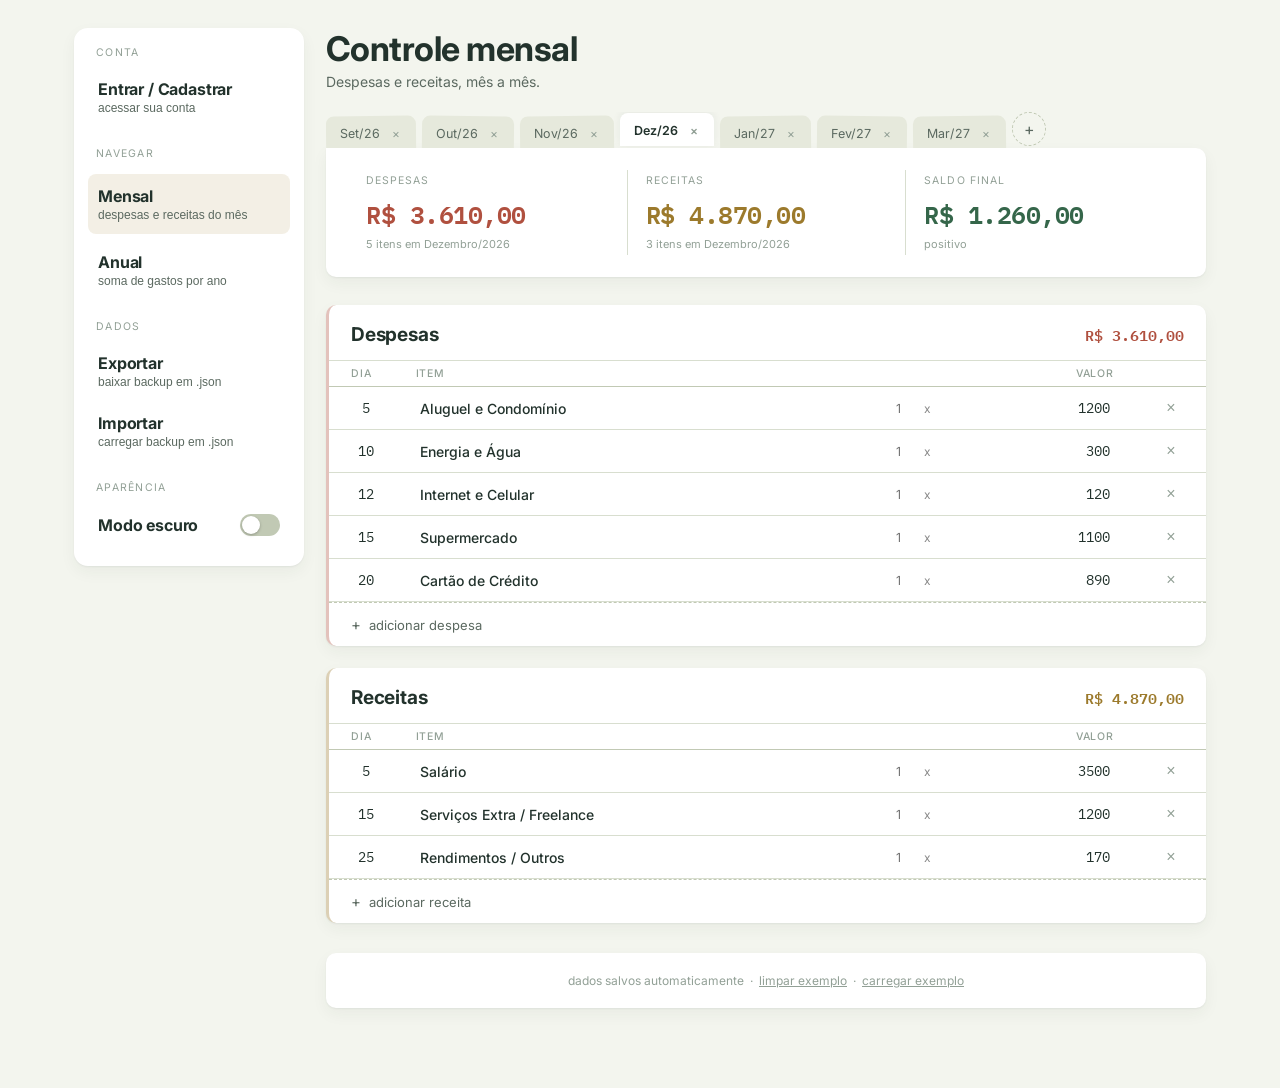
<file: index.html>
<head>
  <meta charset="UTF-8">
  <meta name="viewport" content="width=device-width, initial-scale=1.0">
  <title>Saldo Simples</title>
  <link rel="preconnect" href="https://fonts.googleapis.com">
  <link href="https://fonts.googleapis.com/css2?family=Fraunces:opsz,wght@9..144,400;9..144,500;9..144,600;9..144,700&family=Inter:wght@400;500;600;700&family=IBM+Plex+Mono:wght@400;500;600&display=swap" rel="stylesheet">
  <link rel="manifest" href="/manifest.json">
  <link rel="icon" type="image/x-icon" href="/assets/favicon.ico">
  <!-- Forçar modo web app no iOS/Safari -->
  <meta name="apple-mobile-web-app-capable" content="yes">
  <meta name="apple-mobile-web-app-status-bar-style" content="black-translucent">
  
  <!-- Tag ÚNICA de cor da barra do navegador -->
  <meta name="theme-color" id="themeColorMeta" content="#f8fafc">

  <link rel="stylesheet" href="assets/css/style.css">
  
  <script>
    // Aplica o tema salvo E a cor do navegador antes de renderizar a página
    (function(){
      try {
        var saved = localStorage.getItem('saldo_theme');
        var isDark = saved ? saved === 'dark' : (window.matchMedia && window.matchMedia('(prefers-color-scheme: dark)').matches);
        var theme = isDark ? 'dark' : 'light';
        var color = isDark ? '#1a2421' : '#f8fafc';
        
        document.documentElement.setAttribute('data-theme', theme);
        
        var meta = document.getElementById('themeColorMeta');
        if (meta) meta.setAttribute('content', color);
      } catch(e){}
    })();
  </script>
</head>
<body>
  <div class="app-shell">
    <!-- Templates compartilhados: os blocos "Conta", "Dados" e "Aparência" são
         idênticos no menu lateral (desktop) e no menu suspenso (mobile), então
         ficam definidos uma única vez aqui e são clonados via JS (ver app.js). -->
    <template id="tplNavConta">
      <p class="nav-eyebrow">Conta</p>
      <button class="nav-link view-trigger auth-entry-btn" data-view="auth">
        <span class="nav-link-title">Entrar / Cadastrar</span>
        <span class="nav-link-sub">acessar sua conta</span>
      </button>
      <div class="nav-link account-logged-btn" style="display:none;">
        <div class="account-logged-info">
          <span class="nav-link-title account-logged-name">Usuário</span>
          <span class="nav-link-sub">conectado</span>
        </div>
        <button type="button" class="account-logout-btn" title="Sair da conta">
          <svg viewBox="0 0 24 24" fill="none" stroke="currentColor" stroke-width="1.8" stroke-linecap="round" stroke-linejoin="round"><path d="M9 21H5a2 2 0 0 1-2-2V5a2 2 0 0 1 2-2h4"></path><polyline points="16 17 21 12 16 7"></polyline><line x1="21" y1="12" x2="9" y2="12"></line></svg>
        </button>
      </div>
    </template>
    <template id="tplNavDados">
      <p class="nav-eyebrow" style="margin-top:14px;">Dados</p>
      <button class="nav-link action-export">
        <span class="nav-link-title">Exportar</span>
        <span class="nav-link-sub">baixar backup em .json</span>
      </button>
      <button class="nav-link action-import">
        <span class="nav-link-title">Importar</span>
        <span class="nav-link-sub">carregar backup em .json</span>
      </button>
    </template>
    <template id="tplNavAparencia">
      <p class="nav-eyebrow" style="margin-top:14px;">Aparência</p>
      <button type="button" class="nav-link theme-toggle-btn" aria-pressed="false">
        <span class="nav-link-title theme-toggle-label">Modo escuro</span>
        <span class="theme-toggle-track"><span class="theme-toggle-thumb"></span></span>
      </button>
    </template>

    <aside class="side-nav" id="sideNav">
      <!-- CONTA / LOGIN NO TOPO -->
      <div class="nav-slot" data-tpl="tplNavConta"></div>

      <!-- VISUALIZAÇÃO E DEMAIS ÍCONES EM BAIXO -->
      <p class="nav-eyebrow" style="margin-top:14px;">Navegar</p>
      <button class="nav-link view-trigger active" data-view="mensal">
        <span class="nav-link-title">Mensal</span>
        <span class="nav-link-sub">despesas e receitas do mês</span>
      </button>
      <button class="nav-link view-trigger" data-view="anual">
        <span class="nav-link-title">Anual</span>
        <span class="nav-link-sub">soma de gastos por ano</span>
      </button>

      <div class="nav-slot" data-tpl="tplNavDados"></div>
      <div class="nav-slot" data-tpl="tplNavAparencia"></div>
    </aside>
    
    <div class="wrap" id="app">
      <header class="top-bar">
        <div class="top-bar-title">
          <h1 id="pageTitle">Controle mensal</h1>
          <p class="sub" id="pageSub">Despesas e receitas, mês a mês.</p>
        </div>
      </header>

      <div id="viewMensal">
        <div class="tabs-row" id="tabsRow"></div>

        <div class="panel">
          <div class="stat despesas">
            <p class="stat-label">Despesas</p>
            <p class="stat-value" id="statDespesas">R$ 0,00</p>
            <p class="stat-sub" id="statDespesasCount">0 itens</p>
          </div>
          <div class="stat receitas">
            <p class="stat-label">Receitas</p>
            <p class="stat-value" id="statReceitas">R$ 0,00</p>
            <p class="stat-sub" id="statReceitasCount">0 itens</p>
          </div>
          <div class="stat saldo">
            <p class="stat-label">Saldo final</p>
            <p class="stat-value" id="statSaldo">R$ 0,00</p>
            <p class="stat-sub" id="statSaldoSub">&nbsp;</p>
          </div>
        </div>

        <section class="book expenses">
          <div class="book-head">
            <h2 class="book-title">Despesas</h2>
            <span class="book-total" id="expTotalHead">R$ 0,00</span>
          </div>
          <table>
            <thead>
              <tr>
                <th class="col-day">Dia</th>
                <th>Item</th>
                <th class="col-value">Valor</th>
                <th class="col-action"></th>
              </tr>
            </thead>
            <tbody id="expensesBody"></tbody>
          </table>
          <button class="add-row-btn" id="addExpenseBtn"><span class="plus-sym">+</span> adicionar despesa</button>
        </section>

        <section class="book income">
          <div class="book-head">
            <h2 class="book-title">Receitas</h2>
            <span class="book-total" id="incTotalHead">R$ 0,00</span>
          </div>
          <table>
            <thead>
              <tr>
                <th class="col-day">Dia</th>
                <th>Item</th>
                <th class="col-value">Valor</th>
                <th class="col-action"></th>
              </tr>
            </thead>
            <tbody id="incomeBody"></tbody>
          </table>
          <button class="add-row-btn" id="addIncomeBtn"><span class="plus-sym">+</span> adicionar receita</button>
        </section>
      </div>

      <div id="viewAnual" style="display:none;">
        <div id="anualYears"></div>
        <div class="panel geral-panel">
          <div class="stat despesas">
            <p class="stat-label">Despesas (geral)</p>
            <p class="stat-value" id="geralDespesas">R$ 0,00</p>
            <p class="stat-sub">todos os anos</p>
          </div>
          <div class="stat receitas">
            <p class="stat-label">Receitas (geral)</p>
            <p class="stat-value" id="geralReceitas">R$ 0,00</p>
            <p class="stat-sub">todos os anos</p>
          </div>
          <div class="stat saldo">
            <p class="stat-label">Saldo geral</p>
            <p class="stat-value" id="geralSaldo">R$ 0,00</p>
            <p class="stat-sub" id="geralSaldoSub">&nbsp;</p>
          </div>
        </div>
      </div>

      <div id="viewAuth" style="display:none;">
  <div class="auth-card">
    <!-- TÍTULO E SUBTÍTULO DENTRO DO CARD BRANCO -->
    <div class="auth-card-header">
      <h2 class="auth-card-title">Acessar Conta</h2>
      <p class="auth-card-sub" id="authCardSub">Faça login ou cadastre-se para sincronizar seus dados.</p>
    </div>

    <div class="auth-tabs">
      <button class="auth-tab active" id="tabLogin">Entrar</button>
      <button class="auth-tab" id="tabRegister">Cadastrar</button>
    </div>

    <form id="formLogin" class="auth-form">
      <div class="form-group">
        <label for="loginEmail">E-mail</label>
        <input type="email" id="loginEmail" required placeholder="seu@email.com">
      </div>
      <div class="form-group">
        <label for="loginPassword">Senha</label>
        <input type="password" id="loginPassword" required placeholder="••••••••">
      </div>
      <button type="submit" class="auth-submit" id="loginSubmitBtn">
        <span class="btn-spinner" hidden></span><span class="btn-label">Entrar</span>
      </button>
    </form>

    <form id="formRegister" class="auth-form" style="display:none;">
      <div class="form-row">
        <div class="form-group">
          <label for="regFirstName">Nome</label>
          <input type="text" id="regFirstName" required placeholder="Seu nome">
        </div>
        <div class="form-group">
          <label for="regLastName">Sobrenome</label>
          <input type="text" id="regLastName" required placeholder="Seu sobrenome">
        </div>
      </div>
      <div class="form-group">
        <label for="regEmail">E-mail</label>
        <input type="email" id="regEmail" required placeholder="seu@email.com">
      </div>
      <div class="form-group">
        <label for="regPassword">Senha</label>
        <input type="password" id="regPassword" required placeholder="••••••••">
      </div>

    <div class="form-group-checkbox">
    <input type="checkbox" id="regTerms" required>
    <label for="regTerms">
      Li e aceito os <a href="/termos.html" target="_blank">Termos de Uso</a> e a <a href="/privacidade.html" target="_blank">Política de Privacidade</a>.
    </label>
     </div>

      <button type="submit" class="auth-submit" id="registerSubmitBtn">
        <span class="btn-spinner" hidden></span><span class="btn-label">Criar conta</span>
      </button>
    </form>
  </div>
</div>

<footer class="app-footer">
  <div class="footer-actions">
    <span>dados salvos automaticamente</span>
    <span class="dot">&middot;</span>
    <button id="clearBtn">limpar exemplo</button>
    <span class="dot">&middot;</span>
    <button id="resetBtn">carregar exemplo</button>
  </div>
  
</footer>

  <input type="file" id="importFile" accept="application/json" style="display:none">

  <!-- Rodapé de navegação para celular -->
  <nav class="mobile-tabbar" id="mobileTabbar">
    <button class="tabbar-btn view-trigger active" data-view="mensal">
      <svg viewBox="0 0 24 24" fill="none" stroke="currentColor" stroke-width="1.8" stroke-linecap="round" stroke-linejoin="round"><rect x="3.5" y="4.5" width="17" height="16" rx="2.5"></rect><line x1="3.5" y1="9.5" x2="20.5" y2="9.5"></line><line x1="8" y1="2.5" x2="8" y2="6.5"></line><line x1="16" y1="2.5" x2="16" y2="6.5"></line></svg>
      <span>Mensal</span>
    </button>
    <button class="tabbar-btn view-trigger" data-view="anual">
      <svg viewBox="0 0 24 24" fill="none" stroke="currentColor" stroke-width="1.8" stroke-linecap="round" stroke-linejoin="round"><line x1="5" y1="20" x2="5" y2="12"></line><line x1="12" y1="20" x2="12" y2="6"></line><line x1="19" y1="20" x2="19" y2="15"></line><line x1="3" y1="20.5" x2="21" y2="20.5"></line></svg>
      <span>Anual</span>
    </button>
    <button class="tabbar-btn tabbar-conta" id="contaTabBtn">
      <svg viewBox="0 0 24 24" fill="none" stroke="currentColor" stroke-width="1.8" stroke-linecap="round" stroke-linejoin="round"><circle cx="12" cy="8" r="3.6"></circle><path d="M4.5 20c1.4-3.6 4.4-5.6 7.5-5.6s6.1 2 7.5 5.6"></path></svg>
      <span>Conta</span>
    </button>
  </nav>

  <!-- Menu suspenso (bottom sheet) do botão Conta no celular -->
  <div class="sheet-overlay" id="sheetOverlay">
    <div class="bottom-sheet" id="bottomSheet">
      <span class="sheet-handle"></span>
      <div class="nav-slot" data-tpl="tplNavConta"></div>
      <div class="nav-slot" data-tpl="tplNavDados"></div>
      <div class="nav-slot" data-tpl="tplNavAparencia"></div>
    </div>
  </div>

  <div class="save-flag" id="saveFlag">salvo</div>

  <!-- Modal customizado -->
  <div class="modal-overlay" id="modalOverlay">
    <div class="modal-card" role="dialog" aria-modal="true">
      <h3 class="modal-title" id="modalTitle"></h3>
      <p class="modal-message" id="modalMessage"></p>
      <div class="modal-actions" id="modalActions"></div>
    </div>
  </div>

  <!-- Notificações não bloqueantes -->
  <div class="toast-stack" id="toastStack"></div>

  <script>
    if ('serviceWorker' in navigator) {
      window.addEventListener('load', () => {
        navigator.serviceWorker.register('/sw.js')
          .catch(err => console.log('Erro ao registrar Service Worker:', err));
      });
    }
  </script>

  <script src="assets/js/app.js"></script>
  
</body>
</html>
</file>
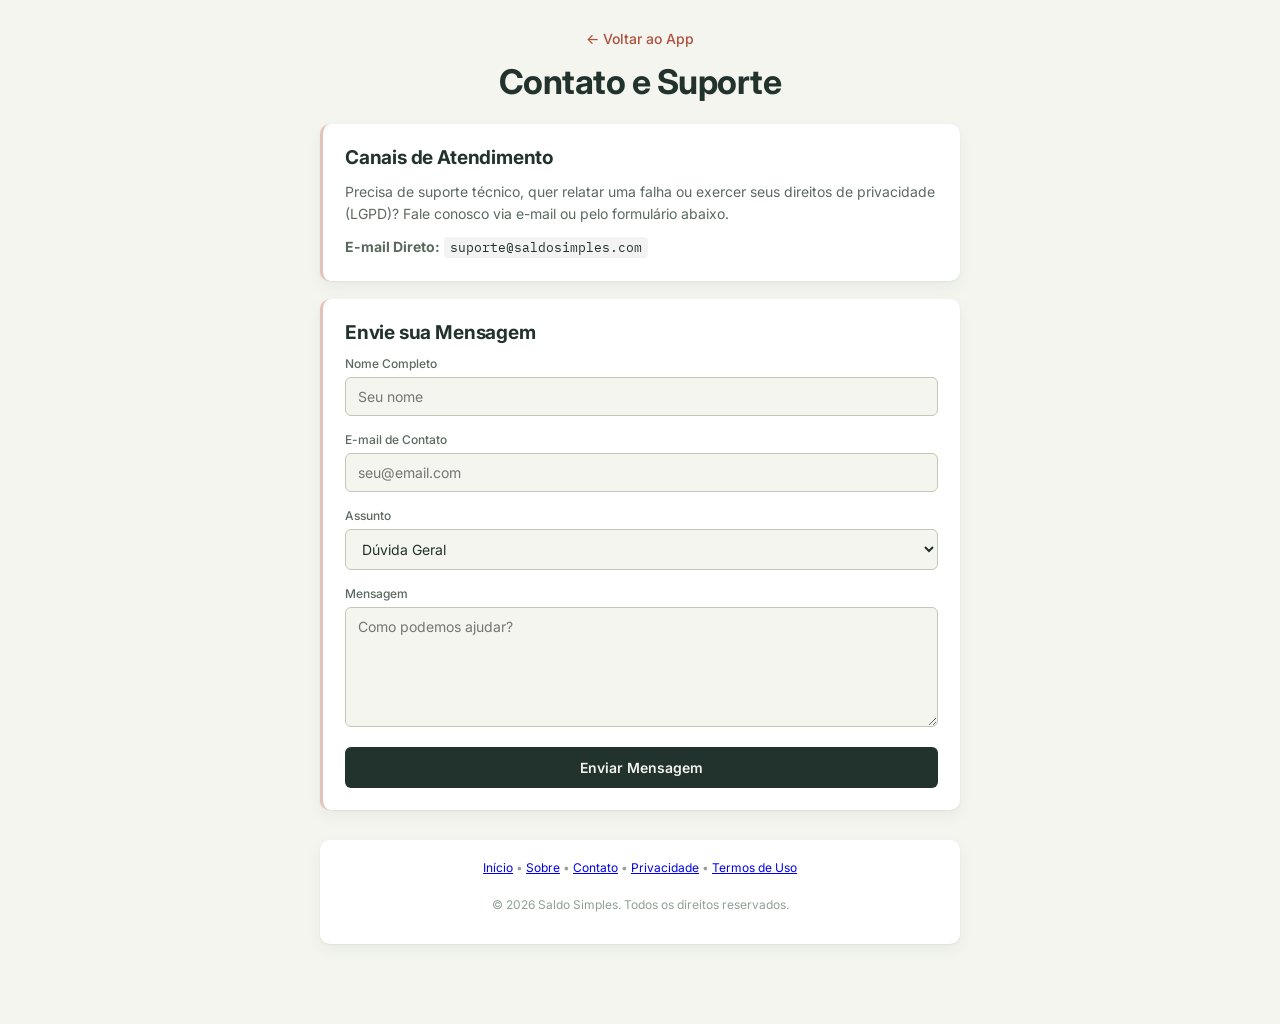
<file: contato.html>
<!DOCTYPE html>
<html lang="pt-BR" data-theme="dark">
<head>
  <meta charset="UTF-8">
  <meta name="viewport" content="width=device-width, initial-scale=1.0">
  <title>Contato e Suporte | Saldo Simples</title>
  <link rel="preconnect" href="https://fonts.googleapis.com">
  <link href="https://fonts.googleapis.com/css2?family=Fraunces:opsz,wght@9..144,400;9..144,500;9..144,600;9..144,700&family=Inter:wght@400;500;600;700&family=IBM+Plex+Mono:wght@400;500;600&display=swap" rel="stylesheet">
  <link rel="manifest" href="/manifest.json">
  <link rel="icon" type="image/x-icon" href="/assets/favicon.ico">
  <meta name="apple-mobile-web-app-capable" content="yes">
  <meta name="apple-mobile-web-app-status-bar-style" content="black-translucent">
  <meta name="theme-color" id="themeColorMeta" content="#1a2421">
  <link rel="stylesheet" href="assets/css/style.css">
  
  <script>
    (function(){
      try {
        var saved = localStorage.getItem('saldo_theme');
        var isDark = saved ? saved === 'dark' : (window.matchMedia && window.matchMedia('(prefers-color-scheme: dark)').matches);
        var theme = isDark ? 'dark' : 'light';
        var color = isDark ? '#1a2421' : '#f8fafc';
        document.documentElement.setAttribute('data-theme', theme);
        var meta = document.getElementById('themeColorMeta');
        if (meta) meta.setAttribute('content', color);
      } catch(e){}
    })();
  </script>

  <style>
    body{
      display: flex;
      justify-content: center;
      min-height: 100vh;
    }

    .app-container{
      width: 100%;
      max-width: 640px;
      margin: 0 auto;
      display: flex;
      flex-direction: column;
      align-items: center;
      text-align: center;
    }

    .app-header{
      width: 100%;
      margin-bottom: 22px;
      display: flex;
      flex-direction: column;
      align-items: center;
    }

    .page-title{
      font-family: 'Inter', sans-serif;
      font-weight: 700;
      font-size: 34px;
      letter-spacing: -0.015em;
      margin: 4px 0 0;
      color: var(--ink);
    }

    .content-body{
      width: 100%;
      display: flex;
      flex-direction: column;
      align-items: center;
      gap: 18px;
    }

    .card{
      width: 100%;
      background: var(--sheet);
      border-radius: 10px;
      box-shadow: var(--shadow);
      border-left: 3px solid var(--margin-soft);
      padding: 22px;
      box-sizing: border-box;
      text-align: left;
    }

    .card h2{
      font-family: 'Inter', sans-serif;
      font-weight: 700;
      font-size: 19px;
      letter-spacing: -0.01em;
      margin: 0 0 12px;
      color: var(--ink);
    }

    .card p{
      font-size: 14px;
      line-height: 1.6;
      color: var(--ink-soft);
      margin: 0 0 10px;
    }
    .card p:last-child{ margin-bottom: 0; }

    .info-list{
      list-style: none;
      padding: 0;
      margin: 0;
    }
    .info-list li{
      font-size: 14px;
      line-height: 1.6;
      color: var(--ink-soft);
      margin-bottom: 14px;
    }
    .info-list li:last-child{ margin-bottom: 0; }
    .info-list li strong{ color: var(--ink); }

    code{
      font-family: 'IBM Plex Mono', monospace;
      background: rgba(var(--tint-rgb),0.06);
      padding: 2px 6px;
      border-radius: 4px;
      font-size: 13px;
      color: var(--ink);
    }

    /* Formulário (Contato) */
    .app-form{
      width: 100%;
      display: flex;
      flex-direction: column;
      gap: 16px;
    }
    .form-group{
      display: flex;
      flex-direction: column;
      gap: 6px;
      text-align: left;
    }
    .form-group label{
      font-size: 12px;
      font-weight: 500;
      color: var(--ink-soft);
      font-family: 'Inter', sans-serif;
    }
    .form-input{
      padding: 10px 12px;
      border: 1px solid var(--rule-strong);
      border-radius: 6px;
      background: var(--paper);
      color: var(--ink);
      font-family: inherit;
      font-size: 14px;
      outline: none;
      box-sizing: border-box;
      transition: border-color 0.15s ease, box-shadow 0.15s ease;
    }
    .form-input:focus{
      border-color: var(--margin);
      box-shadow: 0 0 0 2px var(--margin-soft);
    }
    textarea.form-input{ min-height: 120px; resize: vertical; }

    .btn-primary{
      margin-top: 4px;
      padding: 12px;
      border-radius: 6px;
      border: none;
      background: var(--ink);
      color: var(--paper);
      font-family: 'Inter', sans-serif;
      font-weight: 600;
      font-size: 14px;
      cursor: pointer;
      transition: background 0.15s ease;
    }
    .btn-primary:hover{ background: var(--margin); }

    /* Link de volta */
    .back-link, .back-link:visited{
      color: var(--margin);
      text-decoration: none;
      font-size: 14px;
      font-weight: 500;
      display: inline-block;
      margin-bottom: 10px;
      transition: opacity 0.15s ease;
    }
    .back-link:hover{ text-decoration: underline; opacity: 0.85; }

    @media (max-width: 560px){
      .page-title{ font-size: 26px; }
      .card{ padding: 18px; }
    }
  </style>

</head>
<body>
  <div class="app-container">
    <header class="app-header">
      <div class="header-content">
        <a href="index.html" class="back-link">&larr; Voltar ao App</a>
        <h1 class="page-title">Contato e Suporte</h1>
      </div>
    </header>

    <main class="content-body">
      <section class="card">
        <h2>Canais de Atendimento</h2>
        <p>Precisa de suporte técnico, quer relatar uma falha ou exercer seus direitos de privacidade (LGPD)? Fale conosco via e-mail ou pelo formulário abaixo.</p>
        <p><strong>E-mail Direto:</strong> <code>suporte@saldosimples.com</code></p>
      </section>

      <section class="card">
        <h2>Envie sua Mensagem</h2>
        <form class="app-form" action="#" method="POST" onsubmit="event.preventDefault(); alert('Mensagem enviada com sucesso!');">
          <div class="form-group">
            <label for="nome">Nome Completo</label>
            <input type="text" id="nome" name="nome" class="form-input" required placeholder="Seu nome">
          </div>

          <div class="form-group">
            <label for="email">E-mail de Contato</label>
            <input type="email" id="email" name="email" class="form-input" required placeholder="seu@email.com">
          </div>

          <div class="form-group">
            <label for="assunto">Assunto</label>
            <select id="assunto" name="assunto" class="form-input">
              <option value="duvida">Dúvida Geral</option>
              <option value="suporte">Suporte Técnico / Relatório de Bug</option>
              <option value="lgpd">Privacidade / LGPD</option>
              <option value="sugestao">Sugestão de Melhoria</option>
            </select>
          </div>

          <div class="form-group">
            <label for="mensagem">Mensagem</label>
            <textarea id="mensagem" name="mensagem" class="form-input" required placeholder="Como podemos ajudar?"></textarea>
          </div>

          <button type="submit" class="btn btn-primary">Enviar Mensagem</button>
        </form>
      </section>
    </main>

    <footer class="app-footer">
      <nav class="footer-nav">
        <a href="index.html">Início</a> &bull;
        <a href="sobre.html">Sobre</a> &bull;
        <a href="contato.html">Contato</a> &bull;
        <a href="privacidade.html">Privacidade</a> &bull;
        <a href="termos.html">Termos de Uso</a>
      </nav>
      <p>&copy; 2026 Saldo Simples. Todos os direitos reservados.</p>
    </footer>
  </div>
</body>
</html>
</file>
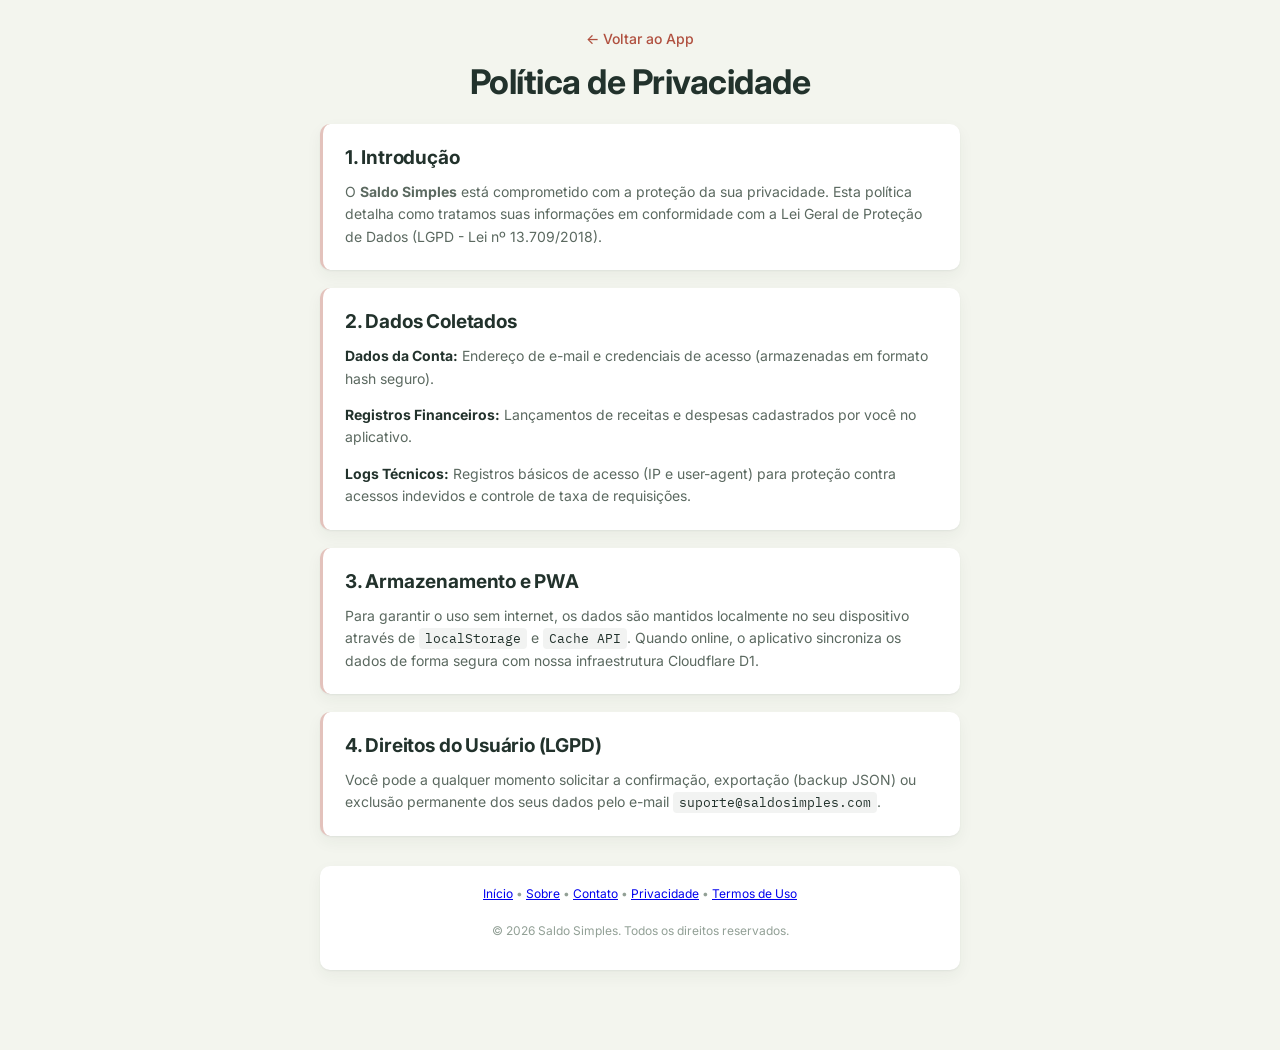
<file: privacidade.html>
<!DOCTYPE html>
<html lang="pt-BR" data-theme="dark">
<head>
  <meta charset="UTF-8">
  <meta name="viewport" content="width=device-width, initial-scale=1.0">
  <title>Política de Privacidade | Saldo Simples</title>
  <link rel="preconnect" href="https://fonts.googleapis.com">
  <link href="https://fonts.googleapis.com/css2?family=Fraunces:opsz,wght@9..144,400;9..144,500;9..144,600;9..144,700&family=Inter:wght@400;500;600;700&family=IBM+Plex+Mono:wght@400;500;600&display=swap" rel="stylesheet">
  <link rel="manifest" href="/manifest.json">
  <link rel="icon" type="image/x-icon" href="/assets/favicon.ico">
  <meta name="apple-mobile-web-app-capable" content="yes">
  <meta name="apple-mobile-web-app-status-bar-style" content="black-translucent">
  <meta name="theme-color" id="themeColorMeta" content="#1a2421">
  <link rel="stylesheet" href="assets/css/style.css">
  
  <script>
    (function(){
      try {
        var saved = localStorage.getItem('saldo_theme');
        var isDark = saved ? saved === 'dark' : (window.matchMedia && window.matchMedia('(prefers-color-scheme: dark)').matches);
        var theme = isDark ? 'dark' : 'light';
        var color = isDark ? '#1a2421' : '#f8fafc';
        document.documentElement.setAttribute('data-theme', theme);
        var meta = document.getElementById('themeColorMeta');
        if (meta) meta.setAttribute('content', color);
      } catch(e){}
    })();
  </script>

  <style>
    body{
      display: flex;
      justify-content: center;
      min-height: 100vh;
    }

    .app-container{
      width: 100%;
      max-width: 640px;
      margin: 0 auto;
      display: flex;
      flex-direction: column;
      align-items: center;
      text-align: center;
    }

    .app-header{
      width: 100%;
      margin-bottom: 22px;
      display: flex;
      flex-direction: column;
      align-items: center;
    }

    .page-title{
      font-family: 'Inter', sans-serif;
      font-weight: 700;
      font-size: 34px;
      letter-spacing: -0.015em;
      margin: 4px 0 0;
      color: var(--ink);
    }

    .content-body{
      width: 100%;
      display: flex;
      flex-direction: column;
      align-items: center;
      gap: 18px;
    }

    .card{
      width: 100%;
      background: var(--sheet);
      border-radius: 10px;
      box-shadow: var(--shadow);
      border-left: 3px solid var(--margin-soft);
      padding: 22px;
      box-sizing: border-box;
      text-align: left;
    }

    .card h2{
      font-family: 'Inter', sans-serif;
      font-weight: 700;
      font-size: 19px;
      letter-spacing: -0.01em;
      margin: 0 0 12px;
      color: var(--ink);
    }

    .card p{
      font-size: 14px;
      line-height: 1.6;
      color: var(--ink-soft);
      margin: 0 0 10px;
    }
    .card p:last-child{ margin-bottom: 0; }

    .info-list{
      list-style: none;
      padding: 0;
      margin: 0;
    }
    .info-list li{
      font-size: 14px;
      line-height: 1.6;
      color: var(--ink-soft);
      margin-bottom: 14px;
    }
    .info-list li:last-child{ margin-bottom: 0; }
    .info-list li strong{ color: var(--ink); }

    code{
      font-family: 'IBM Plex Mono', monospace;
      background: rgba(var(--tint-rgb),0.06);
      padding: 2px 6px;
      border-radius: 4px;
      font-size: 13px;
      color: var(--ink);
    }

    /* Formulário (Contato) */
    .app-form{
      width: 100%;
      display: flex;
      flex-direction: column;
      gap: 16px;
    }
    .form-group{
      display: flex;
      flex-direction: column;
      gap: 6px;
      text-align: left;
    }
    .form-group label{
      font-size: 12px;
      font-weight: 500;
      color: var(--ink-soft);
      font-family: 'Inter', sans-serif;
    }
    .form-input{
      padding: 10px 12px;
      border: 1px solid var(--rule-strong);
      border-radius: 6px;
      background: var(--paper);
      color: var(--ink);
      font-family: inherit;
      font-size: 14px;
      outline: none;
      box-sizing: border-box;
      transition: border-color 0.15s ease, box-shadow 0.15s ease;
    }
    .form-input:focus{
      border-color: var(--margin);
      box-shadow: 0 0 0 2px var(--margin-soft);
    }
    textarea.form-input{ min-height: 120px; resize: vertical; }

    .btn-primary{
      margin-top: 4px;
      padding: 12px;
      border-radius: 6px;
      border: none;
      background: var(--ink);
      color: var(--paper);
      font-family: 'Inter', sans-serif;
      font-weight: 600;
      font-size: 14px;
      cursor: pointer;
      transition: background 0.15s ease;
    }
    .btn-primary:hover{ background: var(--margin); }

    /* Link de volta */
    .back-link, .back-link:visited{
      color: var(--margin);
      text-decoration: none;
      font-size: 14px;
      font-weight: 500;
      display: inline-block;
      margin-bottom: 10px;
      transition: opacity 0.15s ease;
    }
    .back-link:hover{ text-decoration: underline; opacity: 0.85; }

    @media (max-width: 560px){
      .page-title{ font-size: 26px; }
      .card{ padding: 18px; }
    }
  </style>

</head>
<body>
  <div class="app-container">
    <header class="app-header">
      <div class="header-content">
        <a href="index.html" class="back-link">&larr; Voltar ao App</a>
        <h1 class="page-title">Política de Privacidade</h1>
      </div>
    </header>

    <main class="content-body">
      <section class="card">
        <h2>1. Introdução</h2>
        <p>O <strong>Saldo Simples</strong> está comprometido com a proteção da sua privacidade. Esta política detalha como tratamos suas informações em conformidade com a Lei Geral de Proteção de Dados (LGPD - Lei nº 13.709/2018).</p>
      </section>

      <section class="card">
        <h2>2. Dados Coletados</h2>
        <ul class="info-list">
          <li><strong>Dados da Conta:</strong> Endereço de e-mail e credenciais de acesso (armazenadas em formato hash seguro).</li>
          <li><strong>Registros Financeiros:</strong> Lançamentos de receitas e despesas cadastrados por você no aplicativo.</li>
          <li><strong>Logs Técnicos:</strong> Registros básicos de acesso (IP e user-agent) para proteção contra acessos indevidos e controle de taxa de requisições.</li>
        </ul>
      </section>

      <section class="card">
        <h2>3. Armazenamento e PWA</h2>
        <p>Para garantir o uso sem internet, os dados são mantidos localmente no seu dispositivo através de <code>localStorage</code> e <code>Cache API</code>. Quando online, o aplicativo sincroniza os dados de forma segura com nossa infraestrutura Cloudflare D1.</p>
      </section>

      <section class="card">
        <h2>4. Direitos do Usuário (LGPD)</h2>
        <p>Você pode a qualquer momento solicitar a confirmação, exportação (backup JSON) ou exclusão permanente dos seus dados pelo e-mail <code>suporte@saldosimples.com</code>.</p>
      </section>
    </main>

    <footer class="app-footer">
      <nav class="footer-nav">
        <a href="index.html">Início</a> &bull;
        <a href="sobre.html">Sobre</a> &bull;
        <a href="contato.html">Contato</a> &bull;
        <a href="privacidade.html">Privacidade</a> &bull;
        <a href="termos.html">Termos de Uso</a>
      </nav>
      <p>&copy; 2026 Saldo Simples. Todos os direitos reservados.</p>
    </footer>
  </div>
</body>
</html>
</file>
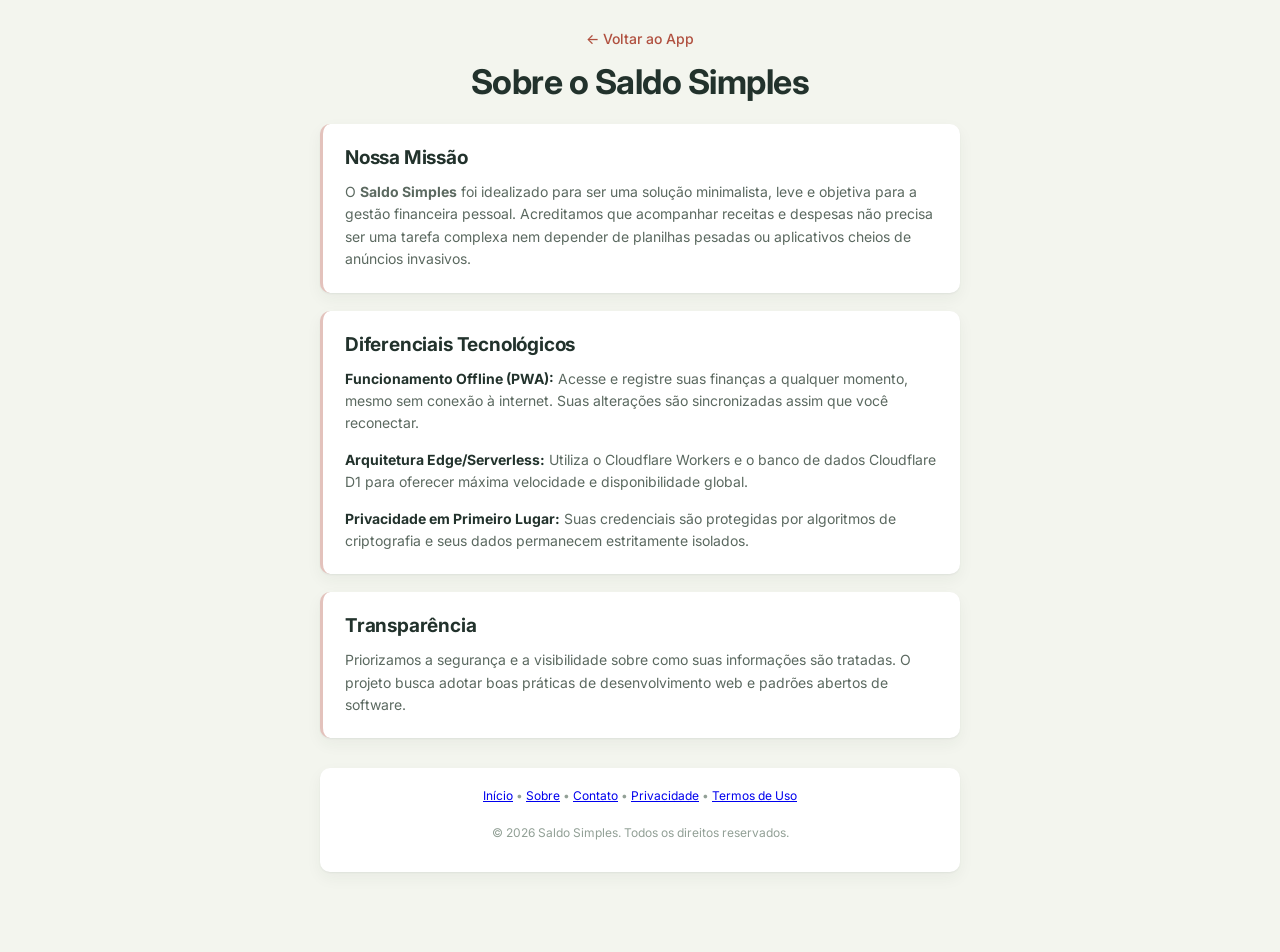
<file: sobre.html>
<!DOCTYPE html>
<html lang="pt-BR" data-theme="dark">
<head>
  <meta charset="UTF-8">
  <meta name="viewport" content="width=device-width, initial-scale=1.0">
  <title>Sobre | Saldo Simples</title>
  <link rel="preconnect" href="https://fonts.googleapis.com">
  <link href="https://fonts.googleapis.com/css2?family=Fraunces:opsz,wght@9..144,400;9..144,500;9..144,600;9..144,700&family=Inter:wght@400;500;600;700&family=IBM+Plex+Mono:wght@400;500;600&display=swap" rel="stylesheet">
  <link rel="manifest" href="/manifest.json">
  <link rel="icon" type="image/x-icon" href="/assets/favicon.ico">
  <meta name="apple-mobile-web-app-capable" content="yes">
  <meta name="apple-mobile-web-app-status-bar-style" content="black-translucent">
  <meta name="theme-color" id="themeColorMeta" content="#1a2421">
  <link rel="stylesheet" href="assets/css/style.css">
  
  <script>
    (function(){
      try {
        var saved = localStorage.getItem('saldo_theme');
        var isDark = saved ? saved === 'dark' : (window.matchMedia && window.matchMedia('(prefers-color-scheme: dark)').matches);
        var theme = isDark ? 'dark' : 'light';
        var color = isDark ? '#1a2421' : '#f8fafc';
        document.documentElement.setAttribute('data-theme', theme);
        var meta = document.getElementById('themeColorMeta');
        if (meta) meta.setAttribute('content', color);
      } catch(e){}
    })();
  </script>

  <style>
    body{
      display: flex;
      justify-content: center;
      min-height: 100vh;
    }

    .app-container{
      width: 100%;
      max-width: 640px;
      margin: 0 auto;
      display: flex;
      flex-direction: column;
      align-items: center;
      text-align: center;
    }

    .app-header{
      width: 100%;
      margin-bottom: 22px;
      display: flex;
      flex-direction: column;
      align-items: center;
    }

    .page-title{
      font-family: 'Inter', sans-serif;
      font-weight: 700;
      font-size: 34px;
      letter-spacing: -0.015em;
      margin: 4px 0 0;
      color: var(--ink);
    }

    .content-body{
      width: 100%;
      display: flex;
      flex-direction: column;
      align-items: center;
      gap: 18px;
    }

    .card{
      width: 100%;
      background: var(--sheet);
      border-radius: 10px;
      box-shadow: var(--shadow);
      border-left: 3px solid var(--margin-soft);
      padding: 22px;
      box-sizing: border-box;
      text-align: left;
    }

    .card h2{
      font-family: 'Inter', sans-serif;
      font-weight: 700;
      font-size: 19px;
      letter-spacing: -0.01em;
      margin: 0 0 12px;
      color: var(--ink);
    }

    .card p{
      font-size: 14px;
      line-height: 1.6;
      color: var(--ink-soft);
      margin: 0 0 10px;
    }
    .card p:last-child{ margin-bottom: 0; }

    .info-list{
      list-style: none;
      padding: 0;
      margin: 0;
    }
    .info-list li{
      font-size: 14px;
      line-height: 1.6;
      color: var(--ink-soft);
      margin-bottom: 14px;
    }
    .info-list li:last-child{ margin-bottom: 0; }
    .info-list li strong{ color: var(--ink); }

    code{
      font-family: 'IBM Plex Mono', monospace;
      background: rgba(var(--tint-rgb),0.06);
      padding: 2px 6px;
      border-radius: 4px;
      font-size: 13px;
      color: var(--ink);
    }

    /* Formulário (Contato) */
    .app-form{
      width: 100%;
      display: flex;
      flex-direction: column;
      gap: 16px;
    }
    .form-group{
      display: flex;
      flex-direction: column;
      gap: 6px;
      text-align: left;
    }
    .form-group label{
      font-size: 12px;
      font-weight: 500;
      color: var(--ink-soft);
      font-family: 'Inter', sans-serif;
    }
    .form-input{
      padding: 10px 12px;
      border: 1px solid var(--rule-strong);
      border-radius: 6px;
      background: var(--paper);
      color: var(--ink);
      font-family: inherit;
      font-size: 14px;
      outline: none;
      box-sizing: border-box;
      transition: border-color 0.15s ease, box-shadow 0.15s ease;
    }
    .form-input:focus{
      border-color: var(--margin);
      box-shadow: 0 0 0 2px var(--margin-soft);
    }
    textarea.form-input{ min-height: 120px; resize: vertical; }

    .btn-primary{
      margin-top: 4px;
      padding: 12px;
      border-radius: 6px;
      border: none;
      background: var(--ink);
      color: var(--paper);
      font-family: 'Inter', sans-serif;
      font-weight: 600;
      font-size: 14px;
      cursor: pointer;
      transition: background 0.15s ease;
    }
    .btn-primary:hover{ background: var(--margin); }

    /* Link de volta */
    .back-link, .back-link:visited{
      color: var(--margin);
      text-decoration: none;
      font-size: 14px;
      font-weight: 500;
      display: inline-block;
      margin-bottom: 10px;
      transition: opacity 0.15s ease;
    }
    .back-link:hover{ text-decoration: underline; opacity: 0.85; }

    @media (max-width: 560px){
      .page-title{ font-size: 26px; }
      .card{ padding: 18px; }
    }
  </style>

</head>
<body>
  <div class="app-container">
    <header class="app-header">
      <div class="header-content">
        <a href="index.html" class="back-link">&larr; Voltar ao App</a>
        <h1 class="page-title">Sobre o Saldo Simples</h1>
      </div>
    </header>

    <main class="content-body">
      <section class="card">
        <h2>Nossa Missão</h2>
        <p>O <strong>Saldo Simples</strong> foi idealizado para ser uma solução minimalista, leve e objetiva para a gestão financeira pessoal. Acreditamos que acompanhar receitas e despesas não precisa ser uma tarefa complexa nem depender de planilhas pesadas ou aplicativos cheios de anúncios invasivos.</p>
      </section>

      <section class="card">
        <h2>Diferenciais Tecnológicos</h2>
        <ul class="info-list">
          <li><strong>Funcionamento Offline (PWA):</strong> Acesse e registre suas finanças a qualquer momento, mesmo sem conexão à internet. Suas alterações são sincronizadas assim que você reconectar.</li>
          <li><strong>Arquitetura Edge/Serverless:</strong> Utiliza o Cloudflare Workers e o banco de dados Cloudflare D1 para oferecer máxima velocidade e disponibilidade global.</li>
          <li><strong>Privacidade em Primeiro Lugar:</strong> Suas credenciais são protegidas por algoritmos de criptografia e seus dados permanecem estritamente isolados.</li>
        </ul>
      </section>

      <section class="card">
        <h2>Transparência</h2>
        <p>Priorizamos a segurança e a visibilidade sobre como suas informações são tratadas. O projeto busca adotar boas práticas de desenvolvimento web e padrões abertos de software.</p>
      </section>
    </main>

    <footer class="app-footer">
      <nav class="footer-nav">
        <a href="index.html">Início</a> &bull;
        <a href="sobre.html">Sobre</a> &bull;
        <a href="contato.html">Contato</a> &bull;
        <a href="privacidade.html">Privacidade</a> &bull;
        <a href="termos.html">Termos de Uso</a>
      </nav>
      <p>&copy; 2026 Saldo Simples. Todos os direitos reservados.</p>
    </footer>
  </div>
</body>
</html>
</file>
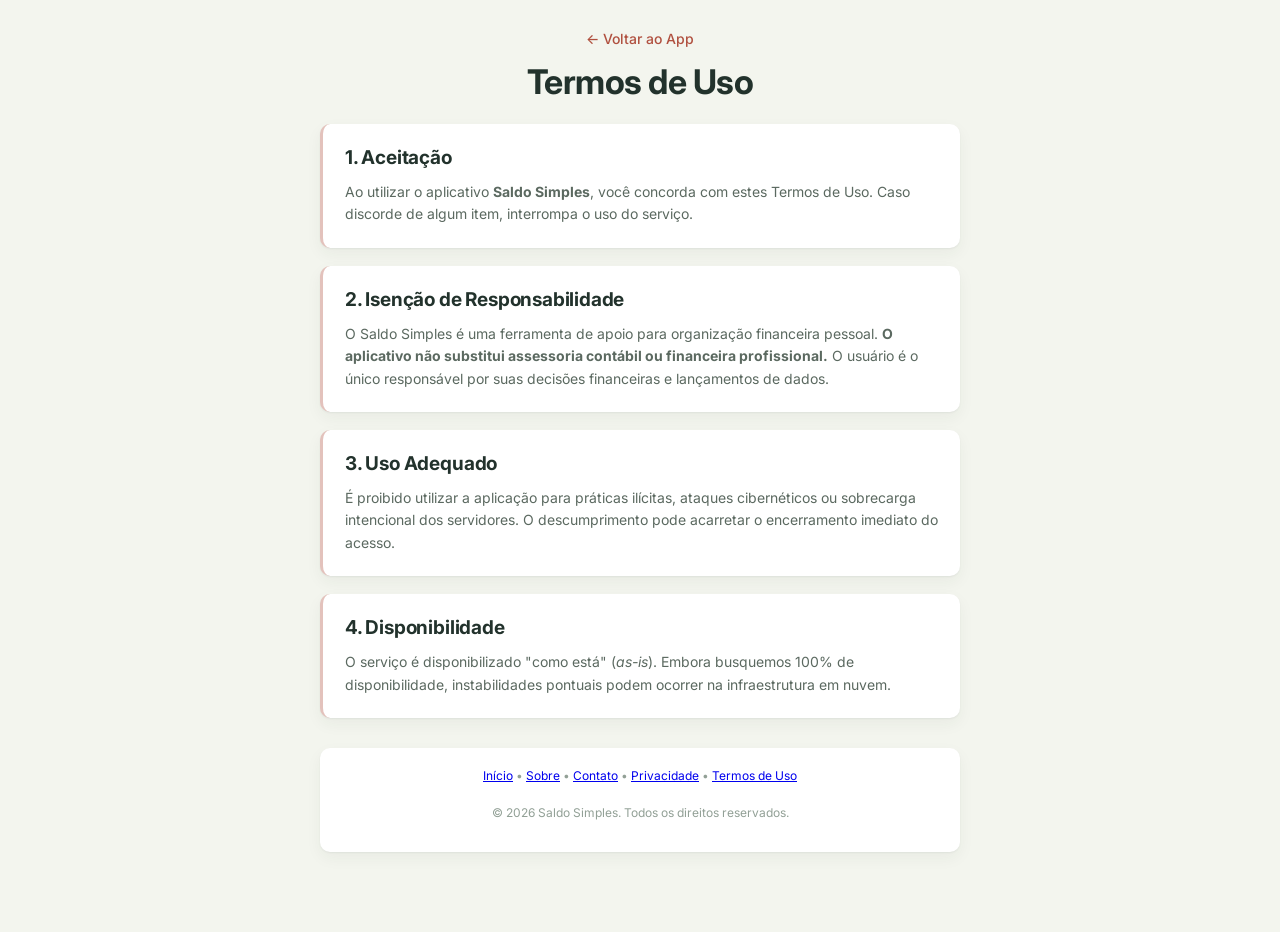
<file: termos.html>
<!DOCTYPE html>
<html lang="pt-BR" data-theme="dark">
<head>
  <meta charset="UTF-8">
  <meta name="viewport" content="width=device-width, initial-scale=1.0">
  <title>Termos de Uso | Saldo Simples</title>
  <link rel="preconnect" href="https://fonts.googleapis.com">
  <link href="https://fonts.googleapis.com/css2?family=Fraunces:opsz,wght@9..144,400;9..144,500;9..144,600;9..144,700&family=Inter:wght@400;500;600;700&family=IBM+Plex+Mono:wght@400;500;600&display=swap" rel="stylesheet">
  <link rel="manifest" href="/manifest.json">
  <link rel="icon" type="image/x-icon" href="/assets/favicon.ico">
  <meta name="apple-mobile-web-app-capable" content="yes">
  <meta name="apple-mobile-web-app-status-bar-style" content="black-translucent">
  <meta name="theme-color" id="themeColorMeta" content="#1a2421">
  <link rel="stylesheet" href="assets/css/style.css">
  
  <script>
    (function(){
      try {
        var saved = localStorage.getItem('saldo_theme');
        var isDark = saved ? saved === 'dark' : (window.matchMedia && window.matchMedia('(prefers-color-scheme: dark)').matches);
        var theme = isDark ? 'dark' : 'light';
        var color = isDark ? '#1a2421' : '#f8fafc';
        document.documentElement.setAttribute('data-theme', theme);
        var meta = document.getElementById('themeColorMeta');
        if (meta) meta.setAttribute('content', color);
      } catch(e){}
    })();
  </script>

  <style>
    body{
      display: flex;
      justify-content: center;
      min-height: 100vh;
    }

    .app-container{
      width: 100%;
      max-width: 640px;
      margin: 0 auto;
      display: flex;
      flex-direction: column;
      align-items: center;
      text-align: center;
    }

    .app-header{
      width: 100%;
      margin-bottom: 22px;
      display: flex;
      flex-direction: column;
      align-items: center;
    }

    .page-title{
      font-family: 'Inter', sans-serif;
      font-weight: 700;
      font-size: 34px;
      letter-spacing: -0.015em;
      margin: 4px 0 0;
      color: var(--ink);
    }

    .content-body{
      width: 100%;
      display: flex;
      flex-direction: column;
      align-items: center;
      gap: 18px;
    }

    .card{
      width: 100%;
      background: var(--sheet);
      border-radius: 10px;
      box-shadow: var(--shadow);
      border-left: 3px solid var(--margin-soft);
      padding: 22px;
      box-sizing: border-box;
      text-align: left;
    }

    .card h2{
      font-family: 'Inter', sans-serif;
      font-weight: 700;
      font-size: 19px;
      letter-spacing: -0.01em;
      margin: 0 0 12px;
      color: var(--ink);
    }

    .card p{
      font-size: 14px;
      line-height: 1.6;
      color: var(--ink-soft);
      margin: 0 0 10px;
    }
    .card p:last-child{ margin-bottom: 0; }

    .info-list{
      list-style: none;
      padding: 0;
      margin: 0;
    }
    .info-list li{
      font-size: 14px;
      line-height: 1.6;
      color: var(--ink-soft);
      margin-bottom: 14px;
    }
    .info-list li:last-child{ margin-bottom: 0; }
    .info-list li strong{ color: var(--ink); }

    code{
      font-family: 'IBM Plex Mono', monospace;
      background: rgba(var(--tint-rgb),0.06);
      padding: 2px 6px;
      border-radius: 4px;
      font-size: 13px;
      color: var(--ink);
    }

    /* Formulário (Contato) */
    .app-form{
      width: 100%;
      display: flex;
      flex-direction: column;
      gap: 16px;
    }
    .form-group{
      display: flex;
      flex-direction: column;
      gap: 6px;
      text-align: left;
    }
    .form-group label{
      font-size: 12px;
      font-weight: 500;
      color: var(--ink-soft);
      font-family: 'Inter', sans-serif;
    }
    .form-input{
      padding: 10px 12px;
      border: 1px solid var(--rule-strong);
      border-radius: 6px;
      background: var(--paper);
      color: var(--ink);
      font-family: inherit;
      font-size: 14px;
      outline: none;
      box-sizing: border-box;
      transition: border-color 0.15s ease, box-shadow 0.15s ease;
    }
    .form-input:focus{
      border-color: var(--margin);
      box-shadow: 0 0 0 2px var(--margin-soft);
    }
    textarea.form-input{ min-height: 120px; resize: vertical; }

    .btn-primary{
      margin-top: 4px;
      padding: 12px;
      border-radius: 6px;
      border: none;
      background: var(--ink);
      color: var(--paper);
      font-family: 'Inter', sans-serif;
      font-weight: 600;
      font-size: 14px;
      cursor: pointer;
      transition: background 0.15s ease;
    }
    .btn-primary:hover{ background: var(--margin); }

    /* Link de volta */
    .back-link, .back-link:visited{
      color: var(--margin);
      text-decoration: none;
      font-size: 14px;
      font-weight: 500;
      display: inline-block;
      margin-bottom: 10px;
      transition: opacity 0.15s ease;
    }
    .back-link:hover{ text-decoration: underline; opacity: 0.85; }

    @media (max-width: 560px){
      .page-title{ font-size: 26px; }
      .card{ padding: 18px; }
    }
  </style>

</head>
<body>
  <div class="app-container">
    <header class="app-header">
      <div class="header-content">
        <a href="index.html" class="back-link">&larr; Voltar ao App</a>
        <h1 class="page-title">Termos de Uso</h1>
      </div>
    </header>

    <main class="content-body">
      <section class="card">
        <h2>1. Aceitação</h2>
        <p>Ao utilizar o aplicativo <strong>Saldo Simples</strong>, você concorda com estes Termos de Uso. Caso discorde de algum item, interrompa o uso do serviço.</p>
      </section>

      <section class="card">
        <h2>2. Isenção de Responsabilidade</h2>
        <p>O Saldo Simples é uma ferramenta de apoio para organização financeira pessoal. <strong>O aplicativo não substitui assessoria contábil ou financeira profissional.</strong> O usuário é o único responsável por suas decisões financeiras e lançamentos de dados.</p>
      </section>

      <section class="card">
        <h2>3. Uso Adequado</h2>
        <p>É proibido utilizar a aplicação para práticas ilícitas, ataques cibernéticos ou sobrecarga intencional dos servidores. O descumprimento pode acarretar o encerramento imediato do acesso.</p>
      </section>

      <section class="card">
        <h2>4. Disponibilidade</h2>
        <p>O serviço é disponibilizado "como está" (<em>as-is</em>). Embora busquemos 100% de disponibilidade, instabilidades pontuais podem ocorrer na infraestrutura em nuvem.</p>
      </section>
    </main>

    <footer class="app-footer">
      <nav class="footer-nav">
        <a href="index.html">Início</a> &bull;
        <a href="sobre.html">Sobre</a> &bull;
        <a href="contato.html">Contato</a> &bull;
        <a href="privacidade.html">Privacidade</a> &bull;
        <a href="termos.html">Termos de Uso</a>
      </nav>
      <p>&copy; 2026 Saldo Simples. Todos os direitos reservados.</p>
    </footer>
  </div>
</body>
</html>
</file>
<file: assets/css/style.css>
:root{
  --paper: #F3F5EE;
  --sheet: #FFFFFF;
  --ink: #22322C;
  --ink-soft: #5B6960;
  --ink-faint: #92A096;
  --rule: #D8DECF;
  --rule-strong: #C1C9B4;
  --margin: #B0503F;
  --margin-soft: rgba(176,80,63,0.35);
  --gold: #9C7A2C;
  --gold-soft: rgba(156,122,44,0.12);
  --pos: #35664A;
  --pos-soft: rgba(53,102,74,0.10);
  --neg: #A63D3D;
  --neg-soft: rgba(166,61,61,0.10);
  --tab-inactive: #E6E9DC;
  --shadow: 0 1px 2px rgba(34,50,44,0.06), 0 6px 16px rgba(34,50,44,0.05);
  --tint-rgb: 34,50,44;
  --overlay-scrim: rgba(34,50,44,0.32);
  color-scheme: light;
}

[data-theme="dark"]{
  --paper: #1B211D;
  --sheet: #242B26;
  --ink: #EAEDE6;
  --ink-soft: #AAB5A9;
  --ink-faint: #75816F;
  --rule: #34403A;
  --rule-strong: #3E4C43;
  --margin: #E08267;
  --margin-soft: rgba(224,130,103,0.35);
  --gold: #D9B25B;
  --gold-soft: rgba(217,178,91,0.14);
  --pos: #6FBF8F;
  --pos-soft: rgba(111,191,143,0.12);
  --neg: #E3807F;
  --neg-soft: rgba(227,128,127,0.14);
  --tab-inactive: #2E362F;
  --shadow: 0 1px 2px rgba(0,0,0,0.24), 0 6px 20px rgba(0,0,0,0.28);
  --tint-rgb: 255,255,255;
  --overlay-scrim: rgba(0,0,0,0.5);
  color-scheme: dark;
}

*{ box-sizing: border-box; }
html,body{ margin:0; padding:0; }
body{
  background: var(--paper);
  background-image:
    linear-gradient(var(--paper), var(--paper)),
    repeating-linear-gradient(90deg, rgba(var(--tint-rgb),0.02) 0 1px, transparent 1px 48px);
  color: var(--ink);
  font-family: 'Inter', sans-serif;
  min-height: 100vh;
  padding: 28px 16px 80px;
  -webkit-font-smoothing: antialiased;
}

.wrap{ max-width: 880px; margin: 0 auto; }

/* Header */
header{ margin-bottom: 22px; }
h1{
  font-family: 'Inter', sans-serif;
  font-weight: 700;
  font-size: 34px;
  margin: 0 0 4px;
  letter-spacing: -0.015em;
}
.sub{
  color: var(--ink-soft);
  font-size: 14px;
  margin: 0;
}

/* Month tabs */
.tabs-row{
  display:flex;
  align-items: flex-end;
  gap: 6px;
  margin: 22px 0 0;
  overflow-x: auto;
  padding-bottom: 2px;
  scrollbar-width: thin;
}
.tabs-row::-webkit-scrollbar{ height: 5px; }
.tabs-row::-webkit-scrollbar-thumb{ background: var(--rule-strong); border-radius: 4px; }

.tab{
  flex: 0 0 auto;
  font-family: 'Inter', sans-serif;
  font-size: 12.5px;
  padding: 9px 12px 8px 14px;
  background: var(--tab-inactive);
  color: var(--ink-soft);
  border: none;
  border-radius: 8px 8px 0 0;
  cursor: pointer;
  position: relative;
  top: 3px;
  transition: transform 0.15s ease, background 0.15s ease, color 0.15s ease;
  white-space: nowrap;
  display: inline-flex;
  align-items: center;
  gap: 6px;
}
.tab:nth-child(odd){ transform: rotate(-0.6deg); }
.tab:nth-child(even){ transform: rotate(0.6deg); }
.tab:hover{ color: var(--ink); background: #DEE3D1; }
.tab.active{
  background: var(--sheet);
  color: var(--ink);
  font-weight: 600;
  top: 0;
  transform: none;
  box-shadow: 0 -2px 8px rgba(34,50,44,0.06);
}

.tab-close{
  display: inline-flex;
  align-items: center;
  justify-content: center;
  width: 16px;
  height: 16px;
  border-radius: 50%;
  font-size: 12px;
  color: var(--ink-faint);
  transition: all 0.12s ease;
  margin-left: 2px;
}
.tab-close:hover{
  background: var(--neg-soft);
  color: var(--neg);
}

.tab-add{
  flex: 0 0 auto;
  font-family: 'Inter', sans-serif;
  font-size: 16px;
  line-height: 1;
  width: 34px; height: 34px;
  border-radius: 50%;
  border: 1px dashed var(--rule-strong);
  background: transparent;
  color: var(--ink-soft);
  cursor: pointer;
  align-self: center;
  transition: all 0.15s ease;
}
.tab-add:hover{ border-color: var(--margin); color: var(--margin); }

/* Panel geral */
.panel{
  background: var(--sheet);
  border-radius: 0 10px 10px 10px;
  box-shadow: var(--shadow);
  padding: 22px;
  display: grid;
  grid-template-columns: 1fr 1fr 1fr;
  gap: 0;
  margin-bottom: 28px;
  overflow: hidden;
}
.stat{ padding: 4px 18px; position:relative; }
.stat + .stat{ border-left: 1px solid var(--rule); }
.stat-label{
  font-family: 'Inter', sans-serif;
  font-size: 10.5px;
  letter-spacing: 0.1em;
  text-transform: uppercase;
  color: var(--ink-faint);
  margin: 0 0 8px;
}
.stat-value{
  font-family:'IBM Plex Mono', monospace;
  font-size: 25px;
  font-weight: 600;
  font-variant-numeric: tabular-nums;
  margin: 0;
  letter-spacing: -0.02em;
}
.stat.despesas .stat-value{ color: var(--margin); }
.stat.receitas .stat-value{ color: var(--gold); }
.stat.saldo .stat-value.pos{ color: var(--pos); }
.stat.saldo .stat-value.neg{ color: var(--neg); }
.stat-sub{
  font-size: 11px;
  color: var(--ink-faint);
  margin: 4px 0 0;
}

@media (max-width: 560px){
  .panel{ grid-template-columns: 1fr; }
  .stat + .stat{ border-left:none; border-top: 1px solid var(--rule); padding-top: 14px; margin-top: 10px;}
}

/* Sections */
section.book{
  background: var(--sheet);
  border-radius: 10px;
  box-shadow: var(--shadow);
  margin-bottom: 22px;
  overflow: hidden;
  border-left: 3px solid var(--margin-soft);
}
section.book.income{ border-left-color: rgba(156,122,44,0.35); }

.book-head{
  display:flex;
  align-items:baseline;
  justify-content: space-between;
  padding: 18px 22px 12px;
}
.book-title{
  font-family: 'Inter', sans-serif;
  font-weight: 700;
  font-size: 19px;
  margin: 0;
  letter-spacing: -0.01em;
}
.book-total{
  font-family:'IBM Plex Mono', monospace;
  font-size: 15px;
  font-weight: 600;
  font-variant-numeric: tabular-nums;
}
section.book .book-total{ color: var(--margin); }
section.book.income .book-total{ color: var(--gold); }

table{ width: 100%; border-collapse: collapse; }
thead th{
  text-align: left;
  font-family: 'Inter', sans-serif;
  font-size: 10.5px;
  letter-spacing: 0.08em;
  text-transform: uppercase;
  color: var(--ink-faint);
  font-weight: 500;
  padding: 6px 22px;
  border-top: 1px solid var(--rule);
  border-bottom: 1px solid var(--rule-strong);
}
thead th.col-day{ width: 58px; }
thead th.col-value{ width: 150px; text-align: right; }
thead th.col-action{ width: 40px; }

tbody tr{ border-bottom: 1px solid var(--rule); transition: background 0.12s ease; }
tbody tr:hover{ background: rgba(var(--tint-rgb),0.02); }
tbody td{ padding: 4px 22px; vertical-align: middle; }
tbody td:first-child{ padding-left: 14px; padding-right: 4px; }

.cell-input{
  width: 100%;
  border: none;
  background: transparent;
  font-family: inherit;
  color: var(--ink);
  font-size: 14px;
  padding: 8px 4px;
  border-radius: 4px;
  outline: none;
  transition: background 0.12s ease;
}
.cell-input:hover{ background: rgba(var(--tint-rgb),0.035); }
.cell-input:focus{ background: var(--gold-soft); box-shadow: inset 0 0 0 1px var(--rule-strong); }
.cell-input.day-input{ font-family:'IBM Plex Mono', monospace; text-align:center; -moz-appearance:textfield; }
.cell-input.day-input::-webkit-inner-spin-button,
.cell-input.day-input::-webkit-outer-spin-button{ -webkit-appearance:none; margin:0; }
.cell-input.value-input{ -moz-appearance:textfield; }
.cell-input.value-input::-webkit-inner-spin-button,
.cell-input.value-input::-webkit-outer-spin-button{ -webkit-appearance:none; margin:0; }
.cell-input.value-input{
  font-family:'IBM Plex Mono', monospace;
  text-align: right;
  font-variant-numeric: tabular-nums;
}
.cell-input.item-input{ font-weight: 500; }
.cell-input.value-input::placeholder{ color: var(--ink-faint); font-family: 'Inter', sans-serif;}

.row-del{
  border: none;
  background: transparent;
  color: var(--ink-faint);
  cursor: pointer;
  font-size: 16px;
  line-height: 1;
  width: 26px; height: 26px;
  border-radius: 6px;
  transition: all 0.12s ease;
}
.row-del:hover{ color: var(--neg); background: var(--neg-soft); }

.add-row-btn{
  display:flex;
  align-items:center;
  gap: 8px;
  width: 100%;
  background: transparent;
  border: none;
  border-top: 1px dashed var(--rule-strong);
  color: var(--ink-soft);
  font-family: 'Inter', sans-serif;
  font-size: 13px;
  padding: 12px 22px;
  cursor: pointer;
  transition: all 0.12s ease;
}
.add-row-btn:hover{ color: var(--margin); background: rgba(176,80,63,0.03); }
section.book.income .add-row-btn:hover{ color: var(--gold); background: rgba(156,122,44,0.04); }
.plus-sym{ font-family: 'Inter', sans-serif; font-size: 15px; }

.empty-note{
  padding: 22px;
  text-align:center;
  color: var(--ink-faint);
  font-size: 13px;
}

footer{
  text-align:center;
  color: var(--ink-faint);
  font-size: 12px;
  margin-top: 30px;
  font-family: 'Inter', sans-serif;
  background: var(--sheet);
  border-radius: 10px;
  padding: 14px 16px;
  box-shadow: var(--shadow);
}
footer button{
  background:none;
  border:none;
  color: var(--ink-faint);
  text-decoration: underline;
  cursor:pointer;
  font-family: inherit;
  font-size: inherit;
  padding: 0 4px;
}
footer button:hover{ color: var(--margin); }

.save-flag{
  position: fixed;
  bottom: 18px; right: 18px;
  background: var(--ink);
  color: var(--paper);
  font-family: 'Inter', sans-serif;
  font-size: 11.5px;
  padding: 8px 14px;
  border-radius: 20px;
  opacity: 0;
  transform: translateY(6px);
  transition: opacity 0.25s ease, transform 0.25s ease;
  pointer-events: none;
}
.save-flag.show{ opacity: 1; transform: translateY(0); }

@media (prefers-reduced-motion: reduce){
  *{ transition: none !important; }
}

/* Header topo (título) */
.top-bar{
  display: flex;
  align-items: flex-start;
  gap: 14px;
  margin-bottom: 22px;
}
.top-bar-title{ flex: 1 1 auto; min-width: 0; }
.top-bar-title h1{ margin: 0 0 4px; }
.top-bar-title .sub{ margin: 0; }

.nav-eyebrow{
  font-family: 'Inter', sans-serif;
  font-size: 10.5px;
  letter-spacing: 0.12em;
  text-transform: uppercase;
  color: var(--ink-faint);
  margin: 0 8px 8px;
}
.nav-link{
  text-align: left;
  border: none;
  background: transparent;
  border-radius: 8px;
  padding: 12px 10px;
  cursor: pointer;
  display: flex;
  flex-direction: column;
  gap: 2px;
  transition: background 0.15s ease;
}
.nav-link:hover{ background: rgba(var(--tint-rgb),0.045); }
.nav-link.active{ background: var(--gold-soft); }
.nav-link-title{
  font-family: 'Inter', sans-serif;
  font-weight: 700;
  font-size: 16px;
  color: var(--ink);
  letter-spacing: -0.01em;
}
.nav-link-sub{
  font-size: 12px;
  color: var(--ink-soft);
}

.account-logged-btn{
  flex-direction: row;
  align-items: center;
  justify-content: space-between;
  gap: 8px;
  cursor: default;
}
.account-logged-info{
  display: flex;
  flex-direction: column;
  gap: 2px;
  min-width: 0;
}
.account-logged-name{
  overflow: hidden;
  text-overflow: ellipsis;
  white-space: nowrap;
}
.account-logout-btn{
  flex-shrink: 0;
  width: 32px;
  height: 32px;
  display: flex;
  align-items: center;
  justify-content: center;
  border: none;
  border-radius: 7px;
  background: transparent;
  color: var(--ink-soft);
  cursor: pointer;
  transition: background 0.15s ease, color 0.15s ease;
}
.account-logout-btn:hover{
  background: rgba(190,60,60,0.1);
  color: #b23b3b;
}
.account-logout-btn svg{
  width: 18px;
  height: 18px;
}

/* Alternância de tema (claro/escuro) */
.theme-toggle-btn{
  flex-direction: row;
  align-items: center;
  justify-content: space-between;
  gap: 8px;
  width: 100%;
}
.theme-toggle-track{
  position: relative;
  flex-shrink: 0;
  width: 40px;
  height: 22px;
  border-radius: 999px;
  background: var(--rule-strong);
  transition: background 0.2s ease;
}
.theme-toggle-thumb{
  position: absolute;
  top: 2px; left: 2px;
  width: 18px; height: 18px;
  border-radius: 50%;
  background: var(--sheet);
  box-shadow: 0 1px 3px rgba(0,0,0,0.25);
  display: flex;
  align-items: center;
  justify-content: center;
  color: var(--ink-soft);
  transition: transform 0.2s ease;
}
.theme-toggle-thumb svg{ width: 12px; height: 12px; }
[data-theme="dark"] .theme-toggle-track{ background: var(--gold); }
[data-theme="dark"] .theme-toggle-thumb{ transform: translateX(18px); }


/* --- Modal customizado (substitui confirm()/alert() nativos) --- */
.modal-overlay{
  position: fixed;
  inset: 0;
  background: var(--overlay-scrim);
  display: flex;
  align-items: center;
  justify-content: center;
  padding: 20px;
  z-index: 200;
  opacity: 0;
  pointer-events: none;
  transition: opacity 0.18s ease;
}
.modal-overlay.open{ opacity: 1; pointer-events: auto; }
.modal-card{
  background: var(--sheet);
  border-radius: 12px;
  box-shadow: var(--shadow);
  max-width: 400px;
  width: 100%;
  padding: 24px;
  transform: translateY(8px) scale(0.98);
  transition: transform 0.18s ease;
}
.modal-overlay.open .modal-card{ transform: translateY(0) scale(1); }
.modal-title{
  font-family: 'Inter', sans-serif;
  font-weight: 700;
  font-size: 18px;
  color: var(--ink);
  margin: 0 0 10px;
  letter-spacing: -0.01em;
}
.modal-message{
  font-size: 14px;
  color: var(--ink-soft);
  line-height: 1.5;
  margin: 0 0 22px;
  white-space: pre-line;
}
.modal-actions{
  display: flex;
  justify-content: flex-end;
  gap: 10px;
}
.modal-btn{
  padding: 10px 18px;
  border-radius: 7px;
  border: none;
  font-family: 'Inter', sans-serif;
  font-size: 13px;
  font-weight: 600;
  cursor: pointer;
  transition: background 0.15s ease, opacity 0.15s ease;
}
.modal-btn.secondary{
  background: transparent;
  color: var(--ink-soft);
  border: 1px solid var(--rule-strong);
}
.modal-btn.secondary:hover{ background: rgba(var(--tint-rgb),0.05); }
.modal-btn.primary{ background: var(--ink); color: var(--paper); }
.modal-btn.primary:hover{ opacity: 0.88; }
.modal-btn.danger{ background: var(--neg); color: #fff; }
.modal-btn.danger:hover{ opacity: 0.88; }

@media (prefers-reduced-motion: reduce){
  .modal-overlay, .modal-card{ transition: none; }
}

/* --- Toasts (notificações não bloqueantes) --- */
.toast-stack{
  position: fixed;
  top: 18px;
  right: 18px;
  left: 18px;
  z-index: 210;
  display: flex;
  flex-direction: column;
  align-items: flex-end;
  gap: 8px;
  pointer-events: none;
}
.toast{
  pointer-events: auto;
  max-width: 360px;
  background: var(--sheet);
  color: var(--ink);
  border-left: 4px solid var(--ink-soft);
  border-radius: 8px;
  box-shadow: var(--shadow);
  padding: 12px 16px;
  font-size: 13.5px;
  line-height: 1.4;
  opacity: 0;
  transform: translateY(-8px);
  transition: opacity 0.2s ease, transform 0.2s ease;
  cursor: pointer;
}
.toast.show{ opacity: 1; transform: translateY(0); }
.toast.success{ border-left-color: var(--pos); }
.toast.error{ border-left-color: var(--neg); }
.toast.info{ border-left-color: var(--gold); }
.toast.syncing{ border-left-color: var(--ink-faint); }
@media (max-width: 560px){
  .toast-stack{ left: 12px; right: 12px; align-items: stretch; }
  .toast{ max-width: none; }
}

/* Layout geral: menu lateral (desktop) + conteúdo */
.app-shell{ display: block; }
.side-nav{ display: none; }
.mobile-tabbar{ display: none; }
.sheet-overlay{ display: none; }

/* Desktop / navegador: menu fica sempre aberto na lateral,
   próximo ao conteúdo centralizado (não colado na borda da tela) */
@media (min-width: 769px){
  .app-shell{
    display: flex;
    align-items: flex-start;
    justify-content: center;
    gap: 22px;
    max-width: 1170px;
    margin: 0 auto;
  }
  .app-shell .wrap{ margin: 0; flex: 1 1 auto; min-width: 0; }

  .side-nav{
    display: flex;
    flex-direction: column;
    gap: 6px;
    width: 230px;
    flex: 0 0 230px;
    position: sticky;
    top: 28px;
    background: var(--sheet);
    border-radius: 14px;
    box-shadow: var(--shadow);
    padding: 18px 14px;
  }
}

/* Mobile: menu lateral vira barra de navegação no rodapé,
   e "Conta" abre um menu suspenso de baixo pra cima */
@media (max-width: 768px){
  body{ padding-bottom: 92px; }
  .save-flag{ bottom: 84px; }

  .mobile-tabbar{
    display: flex;
    position: fixed;
    left: 0; right: 0; bottom: 0;
    z-index: 45;
    background: var(--sheet);
    border-top: 1px solid var(--rule);
    box-shadow: 0 -2px 12px rgba(34,50,44,0.07);
    padding: 6px 2px calc(6px + env(safe-area-inset-bottom));
  }
  .tabbar-btn{
    flex: 1 1 0;
    display: flex;
    flex-direction: column;
    align-items: center;
    justify-content: center;
    gap: 3px;
    border: none;
    background: transparent;
    color: var(--ink-faint);
    font-family: 'Inter', sans-serif;
    font-size: 10.5px;
    letter-spacing: 0.01em;
    padding: 6px 2px;
    border-radius: 10px;
    cursor: pointer;
    transition: color 0.15s ease, background 0.15s ease;
  }
  .tabbar-btn svg{ width: 21px; height: 21px; }
  .tabbar-btn:active{ background: rgba(var(--tint-rgb),0.06); }
  .tabbar-btn.active{ color: var(--margin); background: var(--gold-soft); }

  /* Menu suspenso (bottom sheet) */
  .sheet-overlay{
    display: block;
    position: fixed;
    inset: 0;
    background: var(--overlay-scrim);
    z-index: 49;
    opacity: 0;
    pointer-events: none;
    transition: opacity 0.2s ease;
  }
  .sheet-overlay.open{ opacity: 1; pointer-events: auto; }

  .bottom-sheet{
    position: fixed;
    left: 0; right: 0; bottom: 0;
    background: var(--sheet);
    border-radius: 16px 16px 0 0;
    box-shadow: 0 -8px 28px rgba(34,50,44,0.18);
    padding: 10px 14px calc(18px + env(safe-area-inset-bottom));
    display: flex;
    flex-direction: column;
    gap: 4px;
    transform: translateY(100%);
    transition: transform 0.24s ease;
    max-height: 70vh;
    overflow-y: auto;
  }
  .sheet-overlay.open .bottom-sheet{ transform: translateY(0); }

  .sheet-handle{
    width: 36px; height: 4px;
    border-radius: 3px;
    background: var(--rule-strong);
    margin: 4px auto 10px;
  }
}

/* Anual */
.anual-head{ margin-bottom: 22px; }
.year-card{
  background: var(--sheet);
  border-radius: 10px;
  box-shadow: var(--shadow);
  margin-bottom: 22px;
  overflow: hidden;
  border-left: 3px solid var(--rule-strong);
}
.year-head{
  display:flex;
  align-items: baseline;
  justify-content: space-between;
  padding: 18px 22px 14px;
  border-bottom: 1px solid var(--rule);
}
.year-title{
  font-family: 'Inter', sans-serif;
  font-weight: 700;
  font-size: 22px;
  margin: 0;
  letter-spacing: -0.01em;
}
.year-saldo{
  font-family:'IBM Plex Mono', monospace;
  font-size: 15px;
  font-weight: 600;
  font-variant-numeric: tabular-nums;
}
.year-saldo.pos{ color: var(--pos); }
.year-saldo.neg{ color: var(--neg); }

.year-stats{
  display: grid;
  grid-template-columns: 1fr 1fr;
  gap: 0;
}
.year-stat{ padding: 16px 22px; }
.year-stat + .year-stat{ border-left: 1px solid var(--rule); }
.year-stat .stat-label{ margin-bottom: 6px; }
.year-stat .stat-value{ font-size: 20px; }
.year-stat.despesas .stat-value{ color: var(--margin); }
.year-stat.receitas .stat-value{ color: var(--gold); }

.year-breakdown{
  display: grid;
  grid-template-columns: 1fr 1fr;
  gap: 0;
  border-top: 1px solid var(--rule);
}
.year-breakdown-col + .year-breakdown-col{ border-left: 1px solid var(--rule); }
.year-breakdown-title{
  font-family: 'Inter', sans-serif;
  font-size: 10.5px;
  letter-spacing: 0.08em;
  text-transform: uppercase;
  color: var(--ink-faint);
  padding: 12px 22px 4px;
}
.year-item-row{
  display:flex;
  justify-content: space-between;
  padding: 5px 22px;
  font-size: 13px;
}
.year-item-row .yi-name{ color: var(--ink-soft); }
.year-item-row .yi-val{
  font-family:'IBM Plex Mono', monospace;
  font-variant-numeric: tabular-nums;
  flex-shrink: 0;
  padding-left: 12px;
}
.year-breakdown-empty{
  padding: 8px 22px 14px;
  font-size: 12.5px;
  color: var(--ink-faint);
}
.year-breakdown-col:last-child .year-breakdown-empty,
.year-breakdown-col:last-child .year-item-row{ padding-bottom: 14px; }

.geral-panel{ margin-top: 4px; }

.anual-empty{
  background: var(--sheet);
  border-radius: 10px;
  box-shadow: var(--shadow);
  padding: 32px 22px;
  text-align: center;
  color: var(--ink-faint);
  font-size: 14px;
  margin-bottom: 22px;
}

/* Página de Auth / Login */
.auth-card {
  background: var(--sheet);
  border-radius: 10px;
  box-shadow: var(--shadow);
  padding: 28px;
  max-width: 400px;
  margin: 20px auto;
}
.auth-tabs {
  display: flex;
  border-bottom: 1px solid var(--rule);
  margin-bottom: 20px;
}
.auth-tab {
  flex: 1;
  padding: 10px;
  background: none;
  border: none;
  border-bottom: 2px solid transparent;
  font-family: 'Inter', sans-serif;
  font-size: 14px;
  color: var(--ink-soft);
  cursor: pointer;
  transition: all 0.15s ease;
}
.auth-tab.active {
  border-bottom-color: var(--margin);
  color: var(--ink);
  font-weight: 600;
}
.auth-form {
  display: flex;
  flex-direction: column;
  gap: 16px;
}
.form-group {
  display: flex;
  flex-direction: column;
  gap: 6px;
}
.form-row {
  display: flex;
  gap: 12px;
}
.form-row .form-group {
  flex: 1;
  min-width: 0;
}
.form-group label {
  font-size: 12px;
  font-weight: 500;
  color: var(--ink-soft);
  font-family: 'Inter', sans-serif;
}
.form-group input {
  padding: 10px 12px;
  border: 1px solid var(--rule-strong);
  border-radius: 6px;
  background: var(--paper);
  font-family: inherit;
  font-size: 14px;
  color: var(--ink);
  outline: none;
}
.form-group input:focus {
  border-color: var(--margin);
  box-shadow: 0 0 0 2px var(--margin-soft);
}
.auth-submit {
  margin-top: 8px;
  padding: 12px;
  background: var(--ink);
  color: var(--paper);
  border: none;
  border-radius: 6px;
  font-family: 'Inter', sans-serif;
  font-weight: 600;
  cursor: pointer;
  transition: background 0.15s ease;
}
.auth-submit:hover {
  background: var(--margin);
}

@media (max-width: 560px){
  .year-stats{ grid-template-columns: 1fr; }
  .year-stat + .year-stat{ border-left: none; border-top: 1px solid var(--rule); }
  .year-breakdown{ grid-template-columns: 1fr; }
  .year-breakdown-col + .year-breakdown-col{ border-left: none; border-top: 1px solid var(--rule); }

  thead th, tbody td, .book-head{ padding-left: 14px; padding-right: 14px; }
  tbody td:first-child{ padding-left: 10px; padding-right: 2px; }
  .stat-value{ font-size: 21px; }
  thead th.col-day{ width: 40px; }
  thead th.col-value{ width: 92px; padding-left: 6px; }
  thead th.col-action{ width: 30px; }
  table{ table-layout: fixed; }
  tbody td:nth-child(2){ padding-left: 8px; padding-right: 4px; overflow: hidden; }
  tbody td:nth-child(3){ padding-left: 4px; padding-right: 8px; }
  .cell-input.item-input{ font-size: 13.5px; }
  .cell-input.value-input{ font-size: 13px; padding-left: 0; }
  .cell-input.value-input::placeholder{ font-size: 12px; }
  tbody td:last-child{ padding-left: 0; padding-right: 8px; }
}

#viewAuth {
  padding-top: 10px;
  min-height: calc(100vh - 120px);
  display: flex;
  justify-content: center;
  align-items: flex-start; /* Garante que o card fique no topo e não centralizado verticalmente lá embaixo */
}

/* Cabeçalho centralizado do card de autenticação */
.auth-card-header {
  text-align: center;
  margin-bottom: 24px;
}

.auth-card-title {
  font-family: 'Inter', sans-serif; /* Mesmo padrão de título usado em .modal-title, .book-title, .nav-link-title e .year-title */
  font-size: 1.35rem;
  font-weight: 700;
  letter-spacing: -0.01em;
  color: var(--ink);
  margin: 0 0 6px 0;
}

.auth-card-sub {
  font-family: inherit; /* Garante a mesma fonte do restante do app */
  font-size: 0.875rem;
  font-weight: 400;
  color: var(--ink-soft);
  margin: 0;
  line-height: 1.45;
}

/* Rodapé Unificado */
.app-footer {
  width: 100%; /* Adicione esta linha */
  display: flex;
  flex-direction: column;
  align-items: center;
  justify-content: center;
  gap: 10px;
  text-align: center;
  padding: 20px 16px;
  box-sizing: border-box;
}

/* Linha de ações/dados */
.footer-actions {
  display: flex;
  align-items: center;
  justify-content: center;
  flex-wrap: wrap;
  gap: 6px;
}

.footer-actions button {
  background: none;
  border: none;
  color: var(--ink-faint);
  text-decoration: underline;
  cursor: pointer;
  font-family: inherit;
  font-size: inherit;
  padding: 0;
  transition: color 0.15s ease;
}

.footer-actions button:hover {
  color: var(--margin);
}

/* Estilo da caixinha de Termos de Uso no cadastro */
.form-group-checkbox {
  display: flex;
  align-items: flex-start;
  gap: 8px;
  margin: 4px 0 8px 0;
}

.form-group-checkbox input[type="checkbox"] {
  width: 16px;
  height: 16px;
  margin-top: 2px;
  cursor: pointer;
  accent-color: var(--margin);
}

.form-group-checkbox label {
  font-family: 'Inter', sans-serif;
  font-size: 12px;
  color: var(--ink-soft);
  line-height: 1.4;
  cursor: pointer;
}

.form-group-checkbox label a {
  color: var(--ink);
  text-decoration: underline;
  font-weight: 500;
}

.form-group-checkbox label a:hover {
  color: var(--margin);
}

/* --- Parcelas / Vezes --- */
.item-wrapper {
  display: flex;
  align-items: center;
  gap: 8px;
}
.inst-input {
  width: 44px !important;
  padding: 6px 2px !important;
  text-align: center;
  font-size: 12.5px;
  -moz-appearance: textfield;
}
.inst-input::-webkit-inner-spin-button,
.inst-input::-webkit-outer-spin-button {
  -webkit-appearance: none;
  margin: 0;
}
.inst-badge {
  font-size: 11px;
  color: var(--ink-faint);
  white-space: nowrap;
  min-width: 40px;
}
.inst-badge.active {
  color: var(--margin);
  font-weight: 600;
}
section.book.income .inst-badge.active {
  color: var(--gold); /* Cor da receita */
}
</file>
